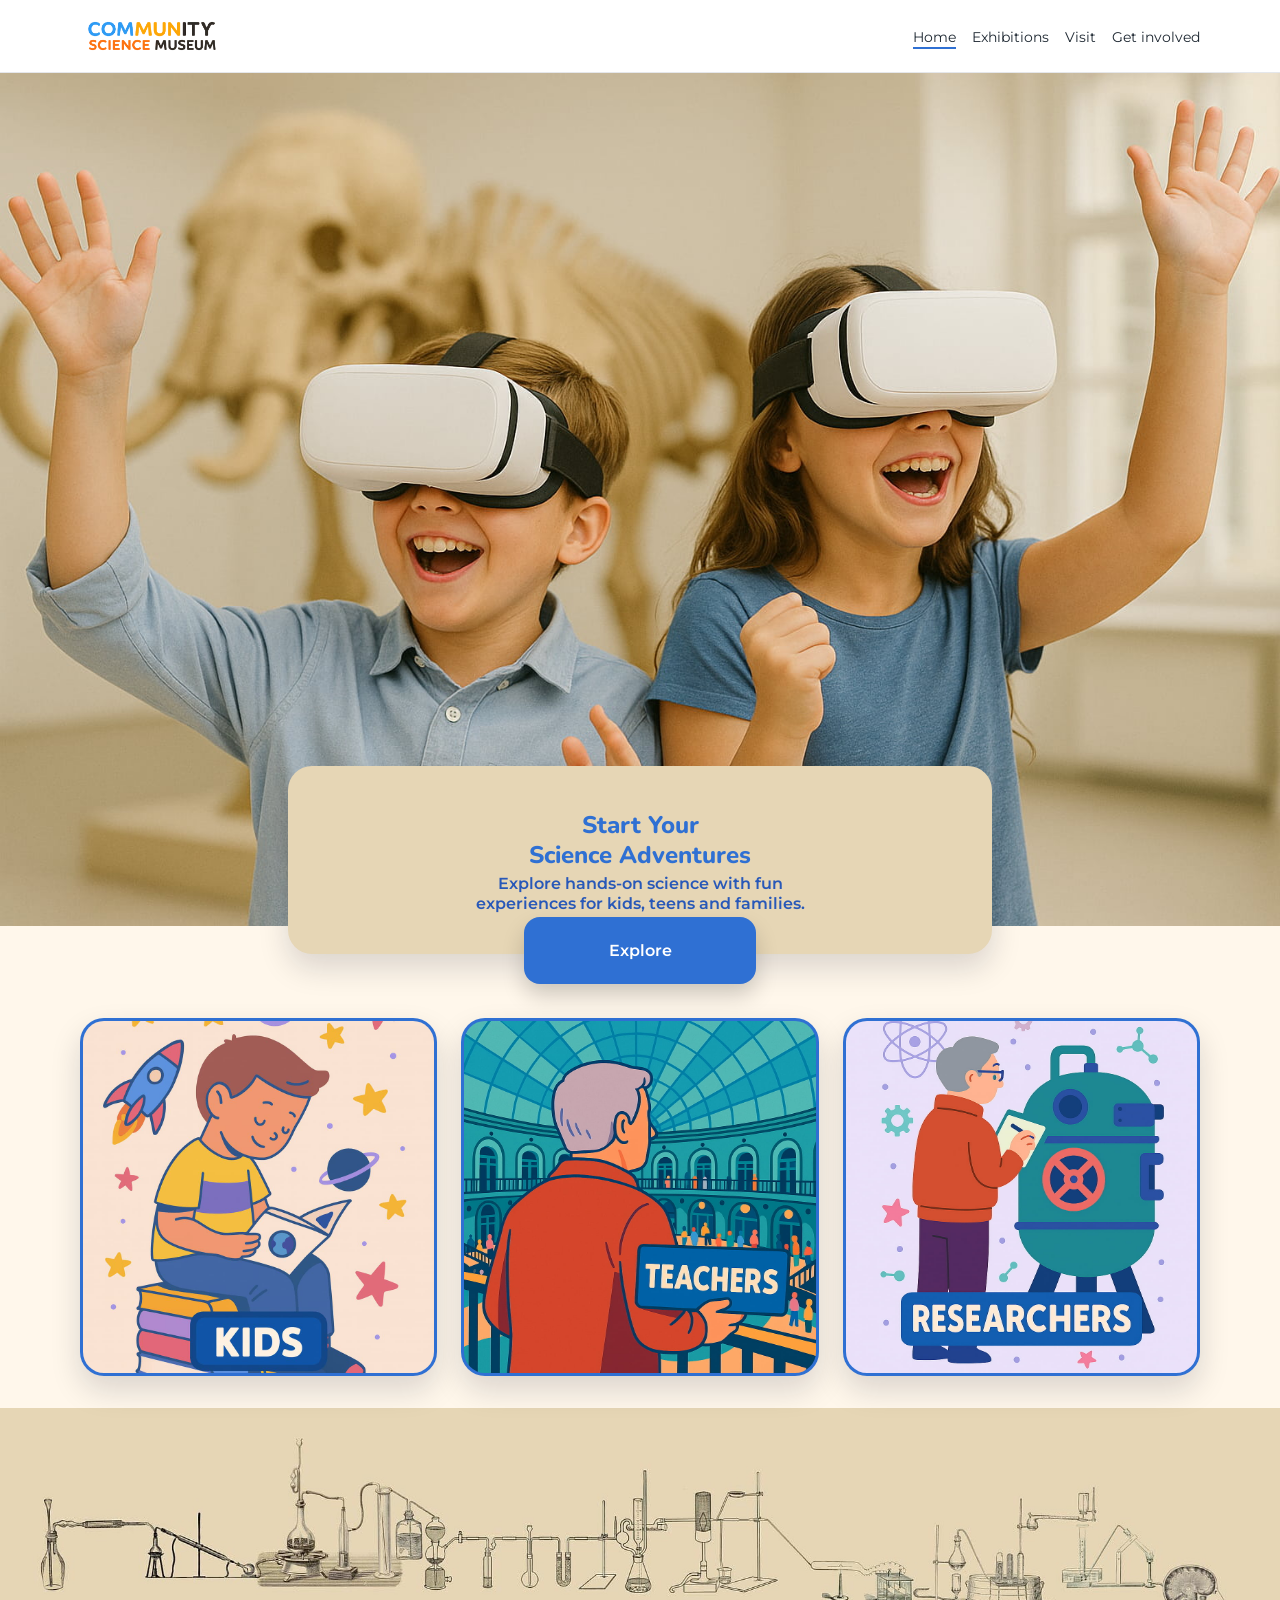
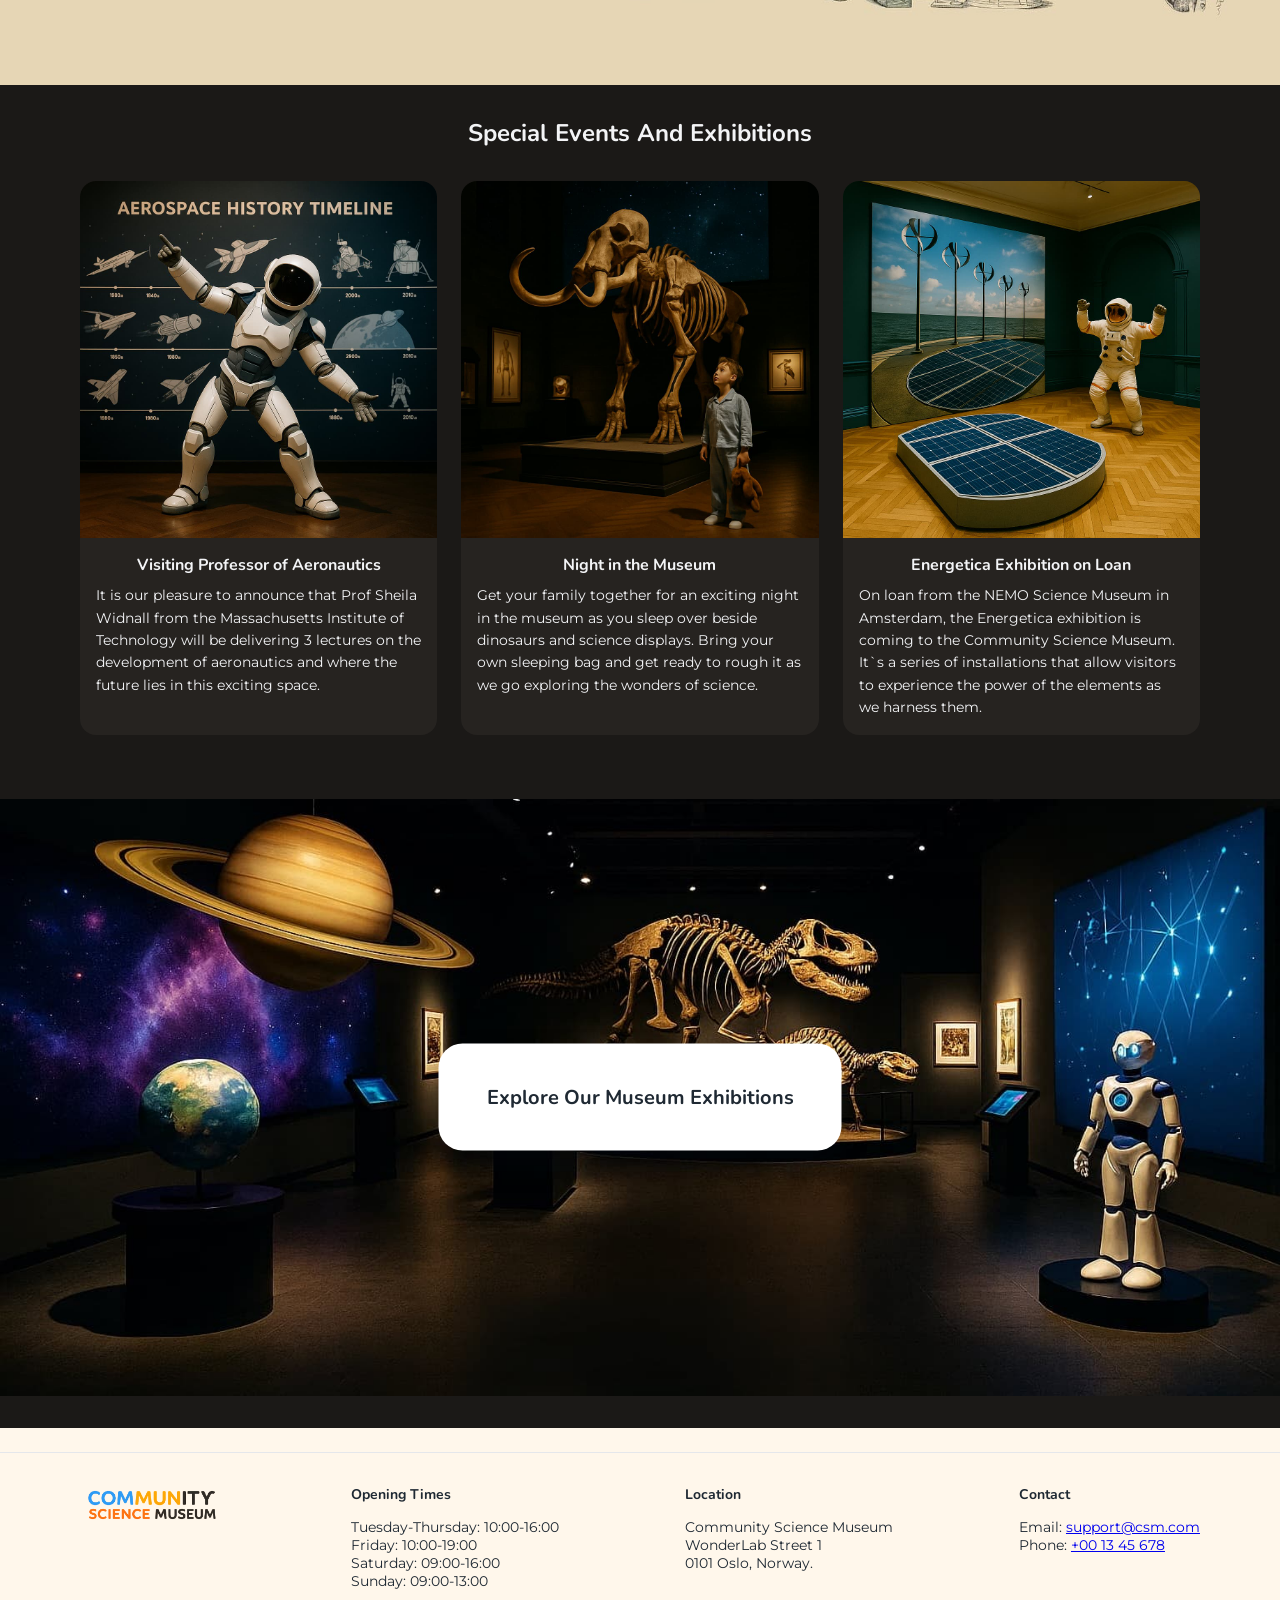
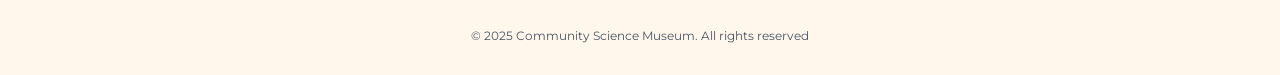
<file: index.html>
<!DOCTYPE html>
<html lang="en">
<head>
    <meta charset="UTF-8">
    <meta name="viewport" content="width=device-width, initial-scale=1.0">
    <link rel="preconnect" href="https://fonts.gstatic.com" crossorigin>
    <link href="https://fonts.googleapis.com/css2?family=Montserrat:wght@300;400;500;600;700&family=Nunito:wght@600;700;800&display=swap" rel="stylesheet">
    <title>Community Science Museum - Home</title>
    <meta name="description" content="Visit the Community Science Museum for hands-on science with fun exhibitions and activities for kids, teens and families.">
    <link rel="stylesheet" href="css/styles.css">
    <link rel="icon" type="image/x-icon" href="images/favicon.ico">
</head>
<body class="page">
<a class="skip-link" href="#main">Skip to content</a>

<header class="site-header">
    <div class="header-bar">
        <a href="index.html" class="logo">
            <img src="images/ChatGPT-logo.png" alt="Community Science Museum">
        </a>

        <input type="checkbox" id="nav-toggle" class="nav-toggle-checkbox">

        <label for="nav-toggle" class="nav-toggle">
        <span class="sr-only">Toggle navigation</span>
        </label>

        <nav class="main-nav" aria-label="Main navigation">
            <ul class="main-nav__list">
                <li><a class="main-nav__link main-nav__link--active" href="index.html">Home</a></li>
                <li><a class="main-nav__link" href="exhibitions.html">Exhibitions</a></li>
                <li><a class="main-nav__link" href="visit.html">Visit</a></li>
                <li><a class="main-nav__link" href="get-involved.html">Get involved</a></li>
            </ul>
        </nav>
    </div>
</header>

<main id="main">
    <section class="section hero">
        <img class="hero__image"
        src="images/ChatGPT-Hero.jpg"
        alt="Boy and a girl wearing VR headsets, laughing and exploring a science experience">

        <div class="hero-card">
            <h1 class="hero-card__title">Start Your<br>Science Adventures</h1>

            <p class="hero-card__text">
                Explore hands-on science with fun<br>experiences for kids, teens and families.
            </p>
            <a class="hero-floating-btn btn btn--primary" href="visit.html">Explore</a>
        </div>
</section>

<section class="section section-audience" aria-labelledby="audience-title">
    <div class="container">
    
        <h2 id="audience-title" class="sr-only">Who is the museum for?</h2>

        <div class="audience-grid grid grid--3">

        <a class="audience-card" href="exhibitions.html">
            <img src="images/cards/ChatGPT-Kids.jpg" 
             alt="Kid reading a magazine on a pile of books">
        </a>

        <a class="audience-card" href="visit.html">
            <img src="images/cards/ChatGPT-Teachers.jpg" alt="Teacher at the museum">
        </a>

        <a class="audience-card" href="visit.html">
            <img src="images/cards/ChatGPT-Researchers.jpg" alt="Researcher at the museum">
        </a>
        </div>
    </div>

</section>

    <div class="section-line" aria-hidden="true">
        <img 
        class="section-line__image" 
        src="images/noroff-img/lab-512503_1920.jpg" 
        alt="">
    </div>

    <section class="section section--dark section-events" aria-labelledby="events-title">
        <div class="container">

        <h2 id="events-title" class="section-title section-title--light">
            Special Events And Exhibitions
        </h2>

        <div class="grid grid--3 events-grid">

        <article class="card card--dark">
            <img
            class="card__image"
            src="images/cards/ChatGPT-Aeronautics.jpg"
            alt="Illustration of aeroplanes and rockets showing the history of aeronautics">
            
            <div class="card__body">
                <h3 class="card__title">Visiting Professor of Aeronautics</h3>
                    <p class="card__text card__text--light">
                        It is our pleasure to announce that Prof Sheila Widnall from the Massachusetts Institute of Technology
                        will be delivering 3 lectures on the development of aeronautics and where the future lies in this exciting space.
                    </p>
            </div>    
        </article>

        <article class="card card--dark">
            <img
            class="card__image" 
            src="images/cards/ChatGPT-Night-at.jpg"
            alt="Boy in pajamas holding a pillow looking up at a mammoth skeleton in the museum.">
            
            <div class="card__body">
                <h3 class="card__title">Night in the Museum</h3>
                <p class="card__text card__text--light">
                    Get your family together for an exciting night in the museum as you sleep over beside dinosaurs and science displays. Bring your own sleeping bag and get ready to rough it as we go exploring the wonders of science.
                </p>
            </div>
        </article>

        <article class="card card--dark">
            <img 
            class="card__image" 
            src="images/cards/ChatGPT-Energetica.jpg" 
            alt="Room with Energetica installations, showing wind installations and solar panels.">
            
            <div class="card__body">
                <h3 class="card__title">Energetica Exhibition on Loan</h3>
                <p class="card__text card__text--light">
                    On loan from the NEMO Science Museum in Amsterdam, the Energetica exhibition is coming to the Community Science Museum. It`s a series of installations that allow visitors to experience the power of the elements as we harness them.
                </p>
            </div>
        </article> 

        </div>
    </div>
    </section>

    <section class="section section-exhibitions-cta section--flush-footer">
        <div class="exhibitions-cta__image-wrapper">
            <img 
            class="exhibitions-cta__image"
            src="images/cards/ChatGPT-Exhibitions.jpg" 
            alt="A museum gallery combining paleontology and space science, with a T.rex and juvenile dinosaur skeleton centerpiece, large globe and saturn model, interactive screens, and a humanoid robot standing beside a digital star-map display">

            <a href="exhibitions.html" class="exhibitions-cta__card exhibitions-cta__link">
                <h2 class="exhibitions-cta__title">Explore Our Museum Exhibitions</h2>
            </a>
        </div>
    </section>

</main>

<footer class="site-footer">
    <div class="footer-top">
        <div class="footer-logo">
            <img src="images/ChatGPT-logo.png" alt="Community Science Museum">
        </div>

        <div class="footer-column">
            <h3 class="footer-title">Opening Times</h3>
            <p>Tuesday-Thursday: 10:00-16:00<br>Friday: 10:00-19:00<br>Saturday: 09:00-16:00<br>Sunday: 09:00-13:00</p>
        </div>

        <div class="footer-column">
            <h3 class="footer-title">Location</h3>
            <p>Community Science Museum<br>WonderLab Street 1<br>0101 Oslo, Norway.</p>
        </div>

        <div class="footer-column">
            <h3 class="footer-title">Contact</h3>
            <p>Email: <a href="mailto:support@csm.com">support@csm.com</a><br>
               Phone: <a href="tel:+001345678">+00 13 45 678</a>
            </p>
        </div>
    </div>

    <p class="footer-copy">© 2025 Community Science Museum. All rights reserved</p>
</footer>
    
</body>
</html>
</file>
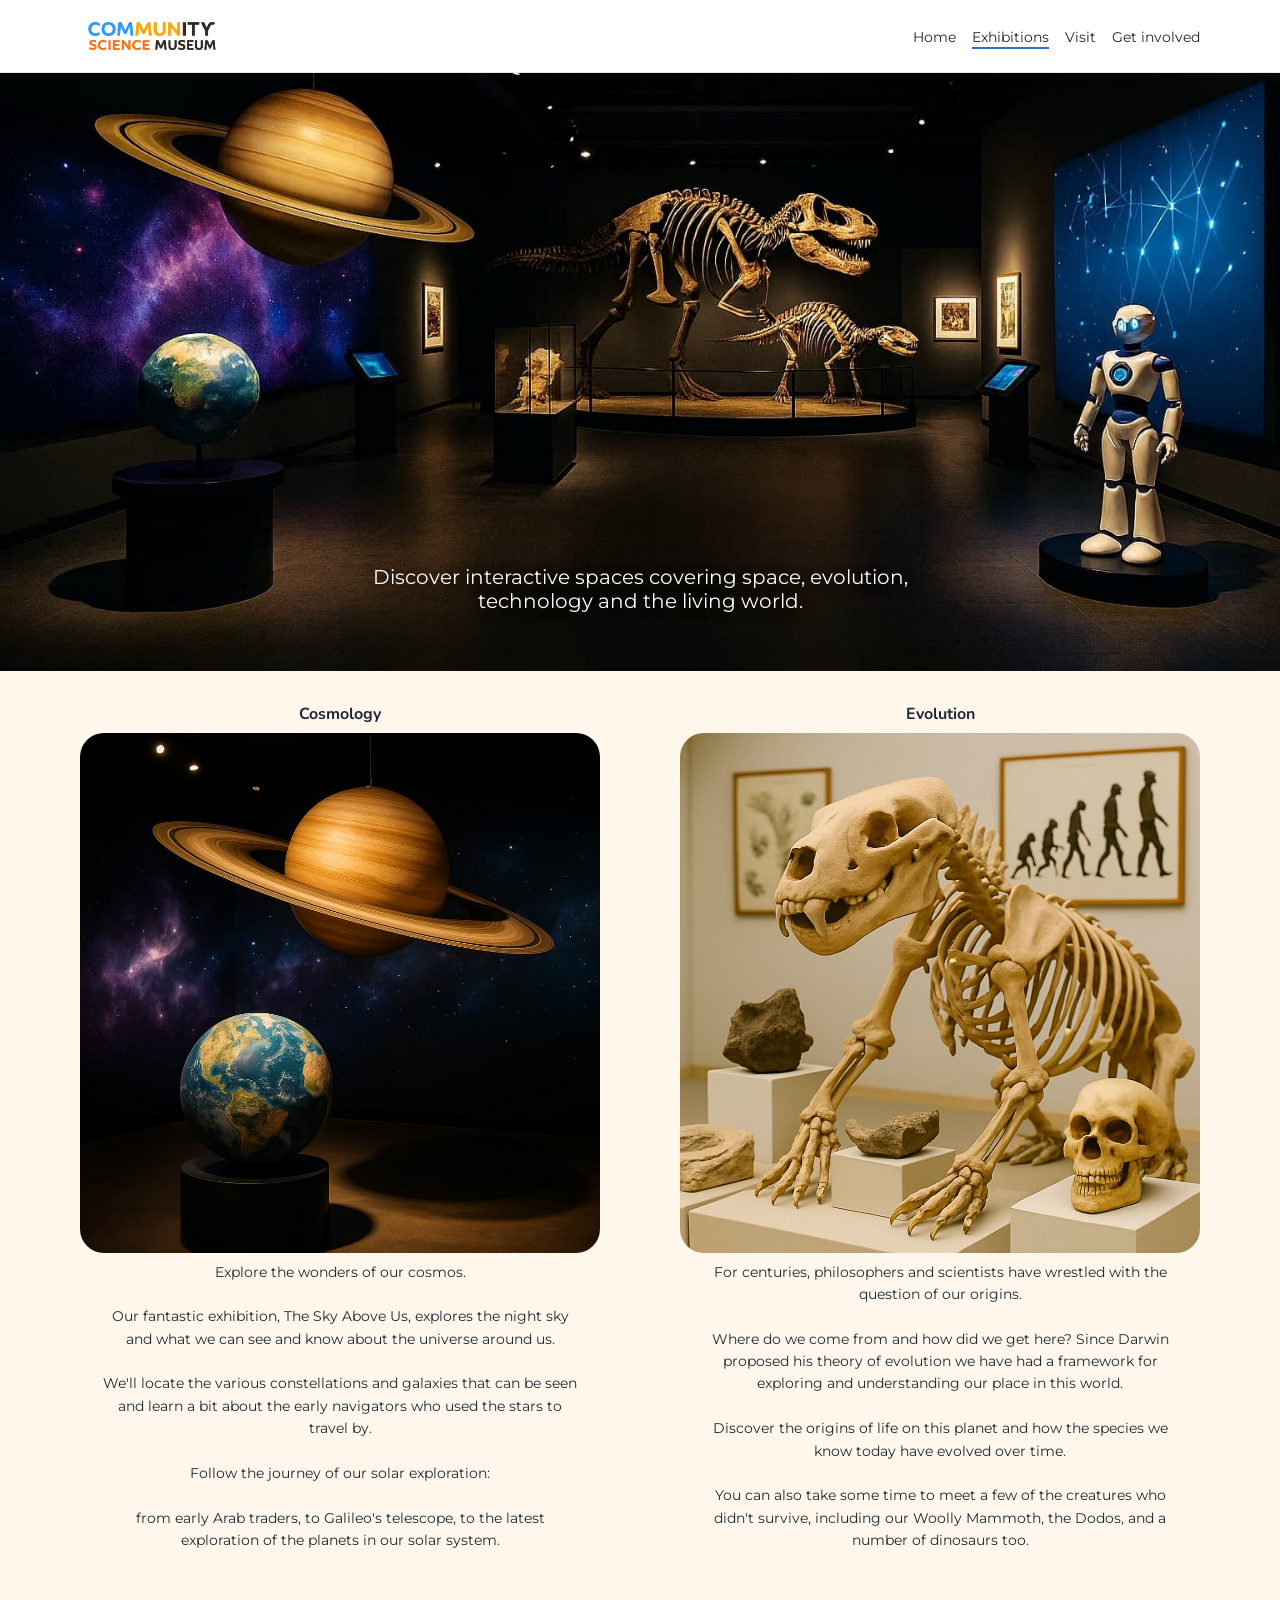
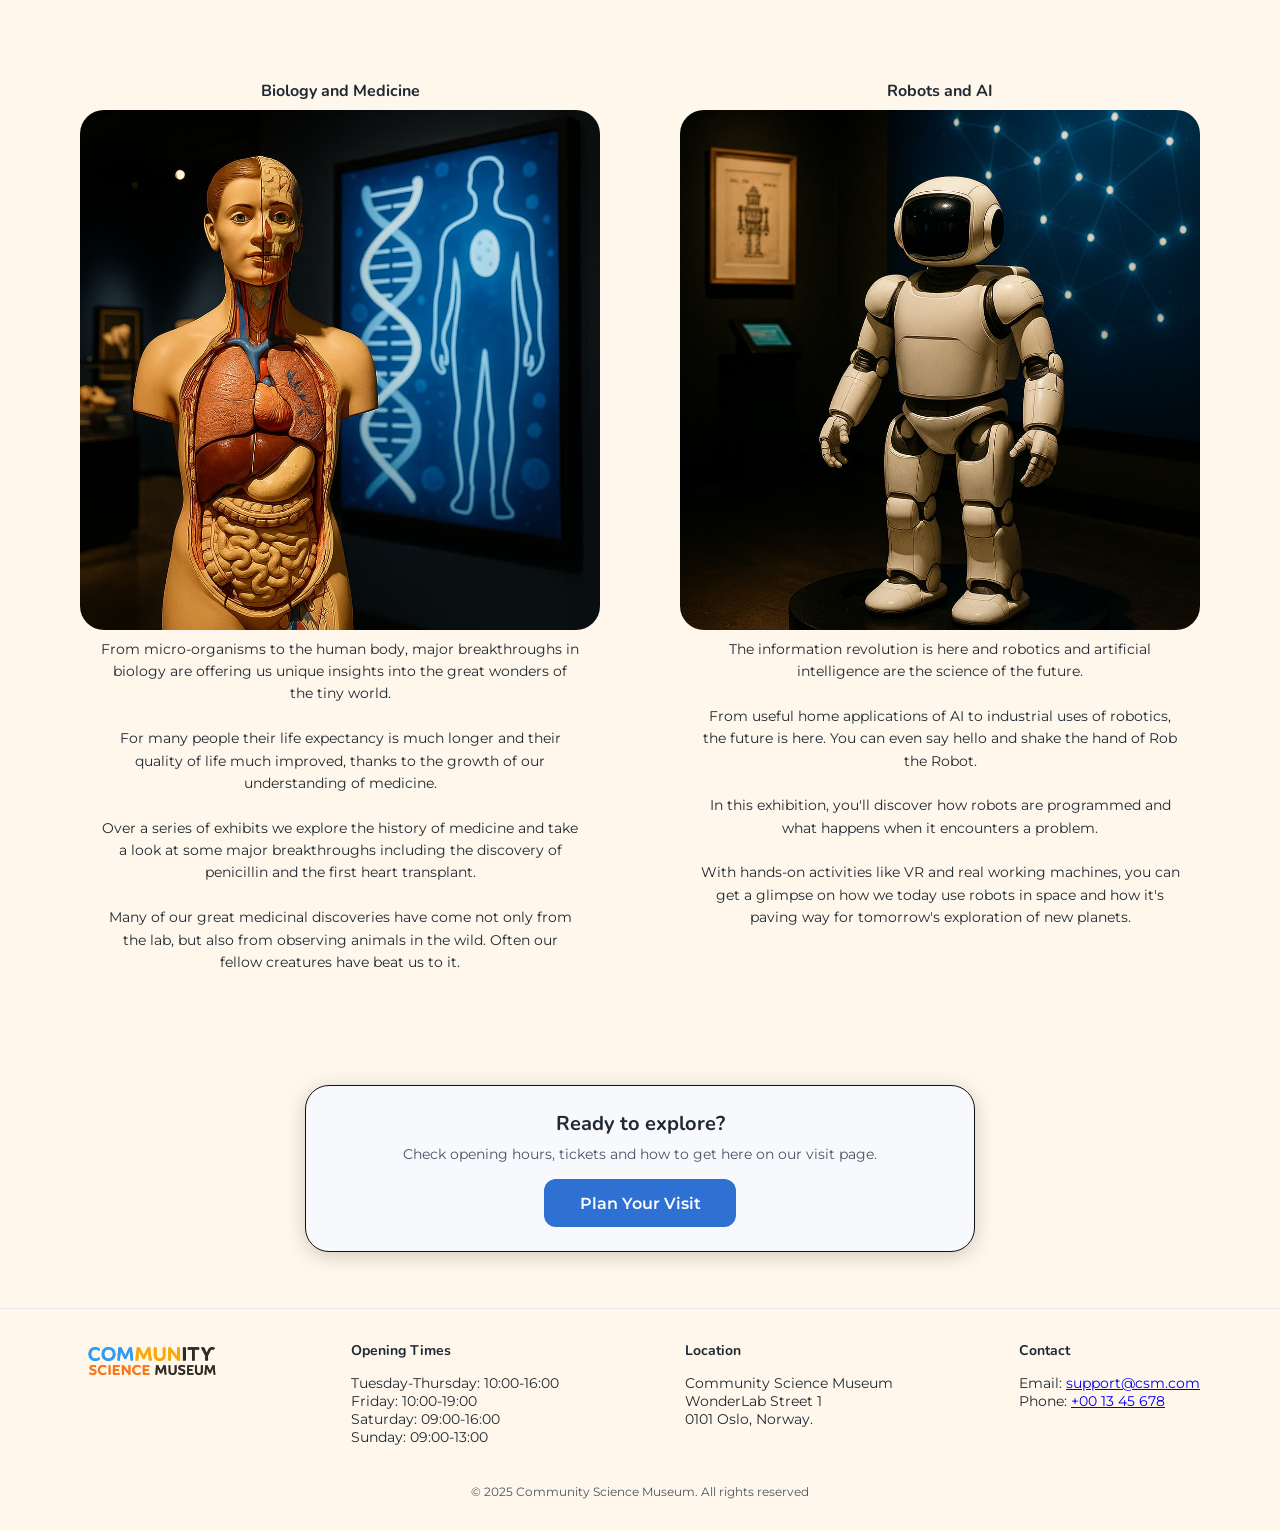
<file: exhibitions.html>
<!DOCTYPE html>
<html lang="en">
<head>
    <meta charset="UTF-8">
    <meta name="viewport" content="width=device-width, initial-scale=1.0">
    <link rel="preconnect" href="https://fonts.gstatic.com" crossorigin>
    <link href="https://fonts.googleapis.com/css2?family=Montserrat:wght@300;400;500;600;700&family=Nunito:wght@600;700;800&display=swap" rel="stylesheet">
    <title>Community Science Museum - Exhibitions</title>
    <meta name="description" content="Discover exhibitions in cosmology, evolution, biology, medicine, AI and robotics at the Community Science Museum.">
    <link rel="stylesheet" href="css/styles.css">
    <link rel="icon" type="image/x-icon" href="images/favicon.ico">
</head>
<body class="page">
<a class="skip-link" href="#main">Skip to content</a>

<header class="site-header">
    <div class="header-bar">
        <a href="index.html" class="logo">
            <img src="images/ChatGPT-logo.png" alt="Community Science Museum">
        </a>

        <input type="checkbox" id="nav-toggle" class="nav-toggle-checkbox">

        <label for="nav-toggle" class="nav-toggle">
            <span class="sr-only">Toggle navigation</span>
        </label>

        <nav class="main-nav" aria-label="Main navigation">
            <ul class="main-nav__list">
                <li><a class="main-nav__link" href="index.html">Home</a></li>
                <li><a class="main-nav__link main-nav__link--active" href="exhibitions.html">Exhibitions</a></li>
                <li><a class="main-nav__link" href="visit.html">Visit</a></li>
                <li><a class="main-nav__link" href="get-involved.html">Get involved</a></li>
            </ul>
        </nav>
    </div>
</header>
<main id="main">

<section class="exhibitions-hero" aria-labelledby="exhibitions-hero-title">
    <h1 id="exhibitions-hero-title" class="sr-only">Exhibitions</h1>

    <img
    class="exhibitions-hero__image"
    src="images/cards/ChatGPT-Exhibitions.jpg" 
    alt="A museum gallery combining paleontology and space science, with a T.rex and juvenile dinosaur skeleton centerpiece, large globe and saturn model, interactive screens, and a humanoid robot standing beside a digital star-map display">

        <div class="exhibitions-hero__text">
            Discover interactive spaces covering space, evolution, technology and the living world.
        </div>
</section>

<section class="section exhibitions-list" aria-label="Exhibition spaces">
    <div class="container">

        <div class="grid grid--2 exhibitions-grid">

            <article id="cosmology" class="card exhibitions-card">
                <h2 class="card__title">Cosmology</h2>             
            
            <img
            class="exhibitions-card__image"
            src="images/cards/ChatGPT-Cosmology.jpg"
            alt="Planets and stars in a cosmology exhibition.">

                <p class="exhibitions-card__text">
                    Explore the wonders of our cosmos.<br><br>Our fantastic exhibition, The Sky Above Us, explores the night sky and what we can see and know about the universe around us.<br><br>We'll locate the various constellations and galaxies that can be seen and learn a bit about the early navigators who used the stars to travel by.<br><br>Follow the journey of our solar exploration:<br><br> from early Arab traders, to Galileo's telescope, to the latest exploration of the planets in our solar system.
                </p>
        </article>

        <article id="evolution" class="card exhibitions-card">
            <h2 class="card__title">Evolution</h2> 
            
            <img
            class="exhibitions-card__image"
            src="images/cards/ChatGPT-Evolution.jpg"
            alt="Dinosaur skeleton and evolution timeline">

            <p class="exhibitions-card__text">
                For centuries, philosophers and scientists have wrestled with the question of our origins.<br><br>Where do we come from and how did we get here? Since Darwin proposed his theory of evolution we have had a framework for exploring and understanding our place in this world.<br><br>Discover the origins of life on this planet and how the species we know today have evolved over time.<br><br> You can also take some time to meet a few of the creatures who didn't survive, including our Woolly Mammoth, the Dodos, and a number of dinosaurs too.
            </p>
        </article>

        <article id="biology" class="card exhibitions-card">
            <h2 class="card__title">Biology and Medicine</h2>
            <img
            class="exhibitions-card__image"
            src="images/cards/ChatGPT-Biology-medicine.jpg"
            alt="Human anatomy model and DNA illustration">
            
                <p class="exhibitions-card__text">
                   From micro-organisms to the human body, major breakthroughs in biology are offering us unique insights into the great wonders of the tiny world.<br><br> 
                   For many people their life expectancy is much longer and their quality of life much improved, thanks to the growth of our understanding of medicine.<br><br>Over a series of exhibits we explore the history of medicine and take a look at some major breakthroughs including the discovery of penicillin and the first heart transplant.<br><br> 
                   Many of our great medicinal discoveries have come not only from the lab, but also from observing animals in the wild. Often our fellow creatures have beat us to it.
                </p>
        </article>

        <article id="robotics" class="card exhibitions-card">
            <h2 class="card__title">Robots and AI</h2>
            <img
            class="exhibitions-card__image"
            src="images/cards/ChatGPT-Robotics-AI.jpg"
            alt="Humanoid robot in a robotics and AI exhibition.">

            
                <p class="exhibitions-card__text">
                    The information revolution is here and robotics and artificial intelligence are the science of the future.<br><br> From useful home applications of AI to industrial uses of robotics, the future is here. You can even say hello and shake the hand of Rob the Robot.<br><br>In this exhibition, you'll discover how robots are programmed and what happens when it encounters a problem.<br><br>With hands-on activities like VR and real working machines, you can get a glimpse on how we today use robots in space and how it's paving way for tomorrow's exploration of new planets.
                </p>
        </article>
      </div>
    </div>
</section>

<section class="section exhibitions-visit-cta" aria-labelledby="visit-cta-title">
    <div class="container">
        <div class="exhibitions-visit-cta__box">
            <h2 id="visit-cta-title" class="exhibitions-visit-cta__title">Ready to explore?</h2>
            <p class="exhibitions-visit-cta__text">
                Check opening hours, tickets and how to get here on our visit page.
            </p>
            <a class="btn btn--primary" href="visit.html">Plan Your Visit</a>
        </div>
    </div>
</section>

</main>

<footer class="site-footer">
    <div class="footer-top">
        <div class="footer-logo">
            <img src="images/ChatGPT-logo.png" alt="Community Science Museum">
        </div>

        <div class="footer-column">
            <h3 class="footer-title">Opening Times</h3>
            <p>Tuesday-Thursday: 10:00-16:00<br>Friday: 10:00-19:00<br>Saturday: 09:00-16:00<br>Sunday: 09:00-13:00</p>
        </div>

        <div class="footer-column">
            <h3 class="footer-title">Location</h3>
            <p>Community Science Museum<br>WonderLab Street 1<br>0101 Oslo, Norway.</p>
        </div>

        <div class="footer-column">
            <h3 class="footer-title">Contact</h3>
            <p>Email: <a href="mailto:support@csm.com">support@csm.com</a><br>
               Phone: <a href="tel:+001345678">+00 13 45 678</a>
            </p>
        </div>
    </div>

    <p class="footer-copy">© 2025 Community Science Museum. All rights reserved</p>
</footer>
    
</body>
</html>
</file>
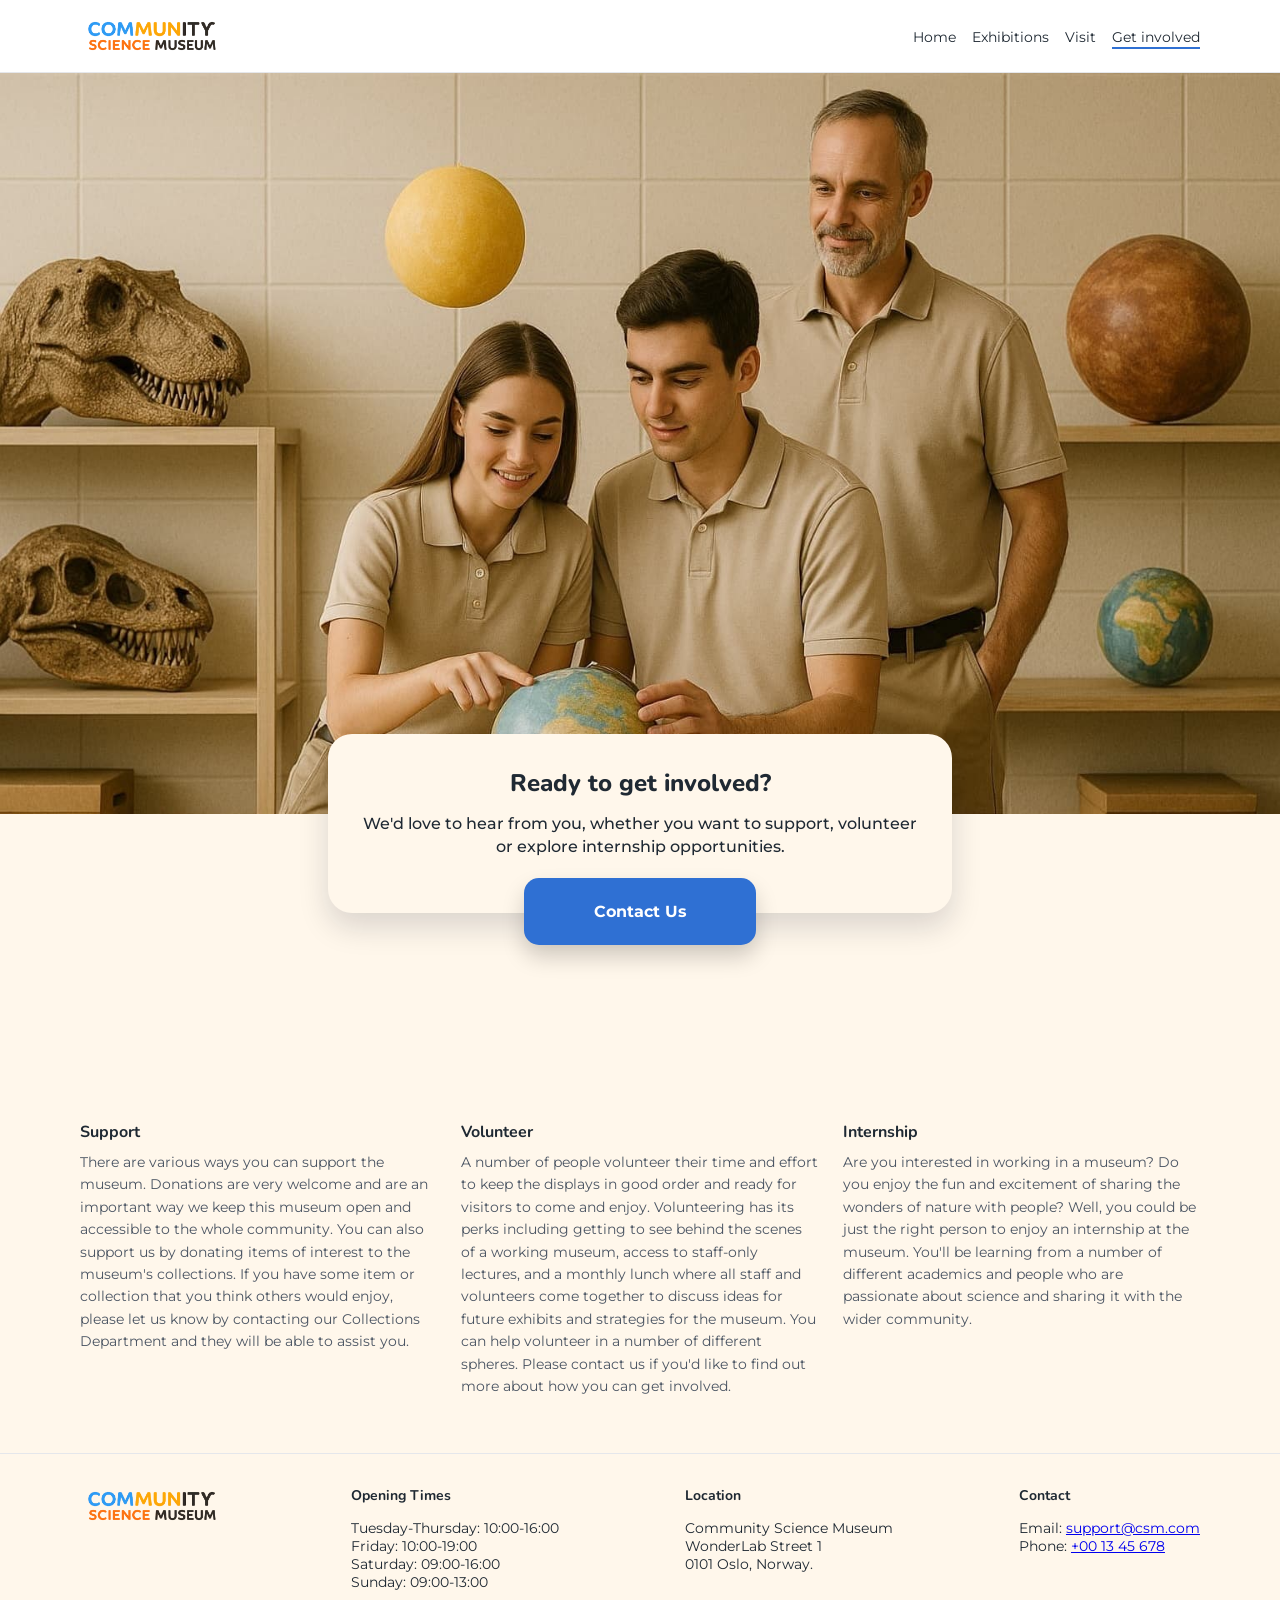
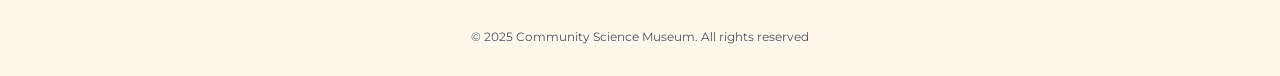
<file: get-involved.html>
<!DOCTYPE html>
<html lang="en">
<head>
    <meta charset="UTF-8">
    <meta name="viewport" content="width=device-width, initial-scale=1.0">
    <link rel="preconnect" href="https://fonts.gstatic.com" crossorigin>
    <link href="https://fonts.googleapis.com/css2?family=Montserrat:wght@300;400;500;600;700&family=Nunito:wght@600;700;800&display=swap" rel="stylesheet">
    <title>Community Science Museum - Get Involved</title>
    <meta name="description" content="Find out how you can support the Community Science Museum through donations, volunteering and internships.">
    <link rel="stylesheet" href="css/styles.css">
    <link rel="icon" type="image/x-icon" href="images/favicon.ico">
</head>
<body class="page">
<a class="skip-link" href="#main">Skip to content</a>

<header class="site-header">
    <div class="header-bar">
        <a href="index.html" class="logo">
            <img src="images/ChatGPT-logo.png" alt="Community Science Museum">
        </a>

        <input type="checkbox" id="nav-toggle" class="nav-toggle-checkbox">

        <label for="nav-toggle" class="nav-toggle">
            <span class="sr-only">Toggle navigation</span>
        </label>

        <nav class="main-nav" aria-label="Main navigation">
            <ul class="main-nav__list">
                <li><a class="main-nav__link" href="index.html">Home</a></li>
                <li><a class="main-nav__link" href="exhibitions.html">Exhibitions</a></li>
                <li><a class="main-nav__link" href="visit.html">Visit</a></li>
                <li><a class="main-nav__link main-nav__link--active" href="get-involved.html">Get involved</a></li>
            </ul>
        </nav>
    </div>
</header>

<main id="main">

<section class="section hero involved-hero" aria-labelledby="involved-hero-title">
    <div class="hero__image-wrapper">
        <img
        class="hero__image"
        src="images/ChatGPT-Get-involved-hero.jpg"
        alt="Museum staff and volunteers working together with globes and skulls in a science classroom">

            <div class="hero-card hero-card--involved">
            <h1 id="involved-hero-title" class="hero-card__title">
                Ready to get involved?
            </h1>
            <p class="hero-card__text hero-card__text--involved">
                We'd love to hear from you, whether you want to support, volunteer or explore internship opportunities.
            </p>
        </div>

        <a class="hero-floating-btn btn btn--primary"
        href="mailto:support@csm.com?subject=Inquiry%20from%20CSM%20Website">
                Contact Us
        </a>
    </div>
</section>

<section id="involved-options" class="section involved-options" aria-label="Ways to get involved">
    <div class="container">
        <div class="grid grid--3 involved-options__grid">

            <article class="involved-card">
                <h2 class="involved-card__title">Support</h2>
                <p class="involved-card__text">
                    There are various ways you can support the museum. Donations are very welcome and are an important way we keep this museum open and accessible to the whole community. 
                    You can also support us by donating items of interest to the museum's collections. If you have some item or collection that you think others would enjoy, please let us know by contacting our Collections Department and they will be able to assist you.
                </p>
            </article>

            <article class="involved-card">
                <h2 class="involved-card__title">Volunteer</h2>
                <p class="involved-card__text">
                    A number of people volunteer their time and effort to keep the displays in good order and ready for visitors to come and enjoy. Volunteering has its perks including getting to see behind the scenes of a working museum, access to staff-only lectures, and a monthly lunch where all staff and volunteers come together to discuss ideas for future exhibits and strategies for the museum.
                    You can help volunteer in a number of different spheres. Please contact us if you'd like to find out more about how you can get involved.
                </p>
            </article>

            <article class="involved-card">
                <h2 class="involved-card__title">Internship</h2>
                <p class="involved-card__text">
                    Are you interested in working in a museum? Do you enjoy the fun and excitement of sharing the wonders of nature with people? Well, you could be just the right person to enjoy an internship at the museum.
                    You'll be learning from a number of different academics and people who are passionate about science and sharing it with the wider community.
                </p>
            </article>

        </div>
    </div>
</section>

</main>

<footer class="site-footer">
    <div class="footer-top">
        <div class="footer-logo">
            <img src="images/ChatGPT-logo.png" alt="Community Science Museum">
        </div>

        <div class="footer-column">
            <h3 class="footer-title">Opening Times</h3>
            <p>Tuesday-Thursday: 10:00-16:00<br>Friday: 10:00-19:00<br>Saturday: 09:00-16:00<br>Sunday: 09:00-13:00</p>
        </div>

        <div class="footer-column">
            <h3 class="footer-title">Location</h3>
            <p>Community Science Museum<br>WonderLab Street 1<br>0101 Oslo, Norway.</p>
        </div>

        <div class="footer-column">
            <h3 class="footer-title">Contact</h3>
            <p>Email: <a href="mailto:support@csm.com">support@csm.com</a><br>
               Phone: <a href="tel:+001345678">+00 13 45 678</a>
            </p>
        </div>
    </div>

    <p class="footer-copy">© 2025 Community Science Museum. All rights reserved</p>
</footer>
    
</body>
</html>
</file>
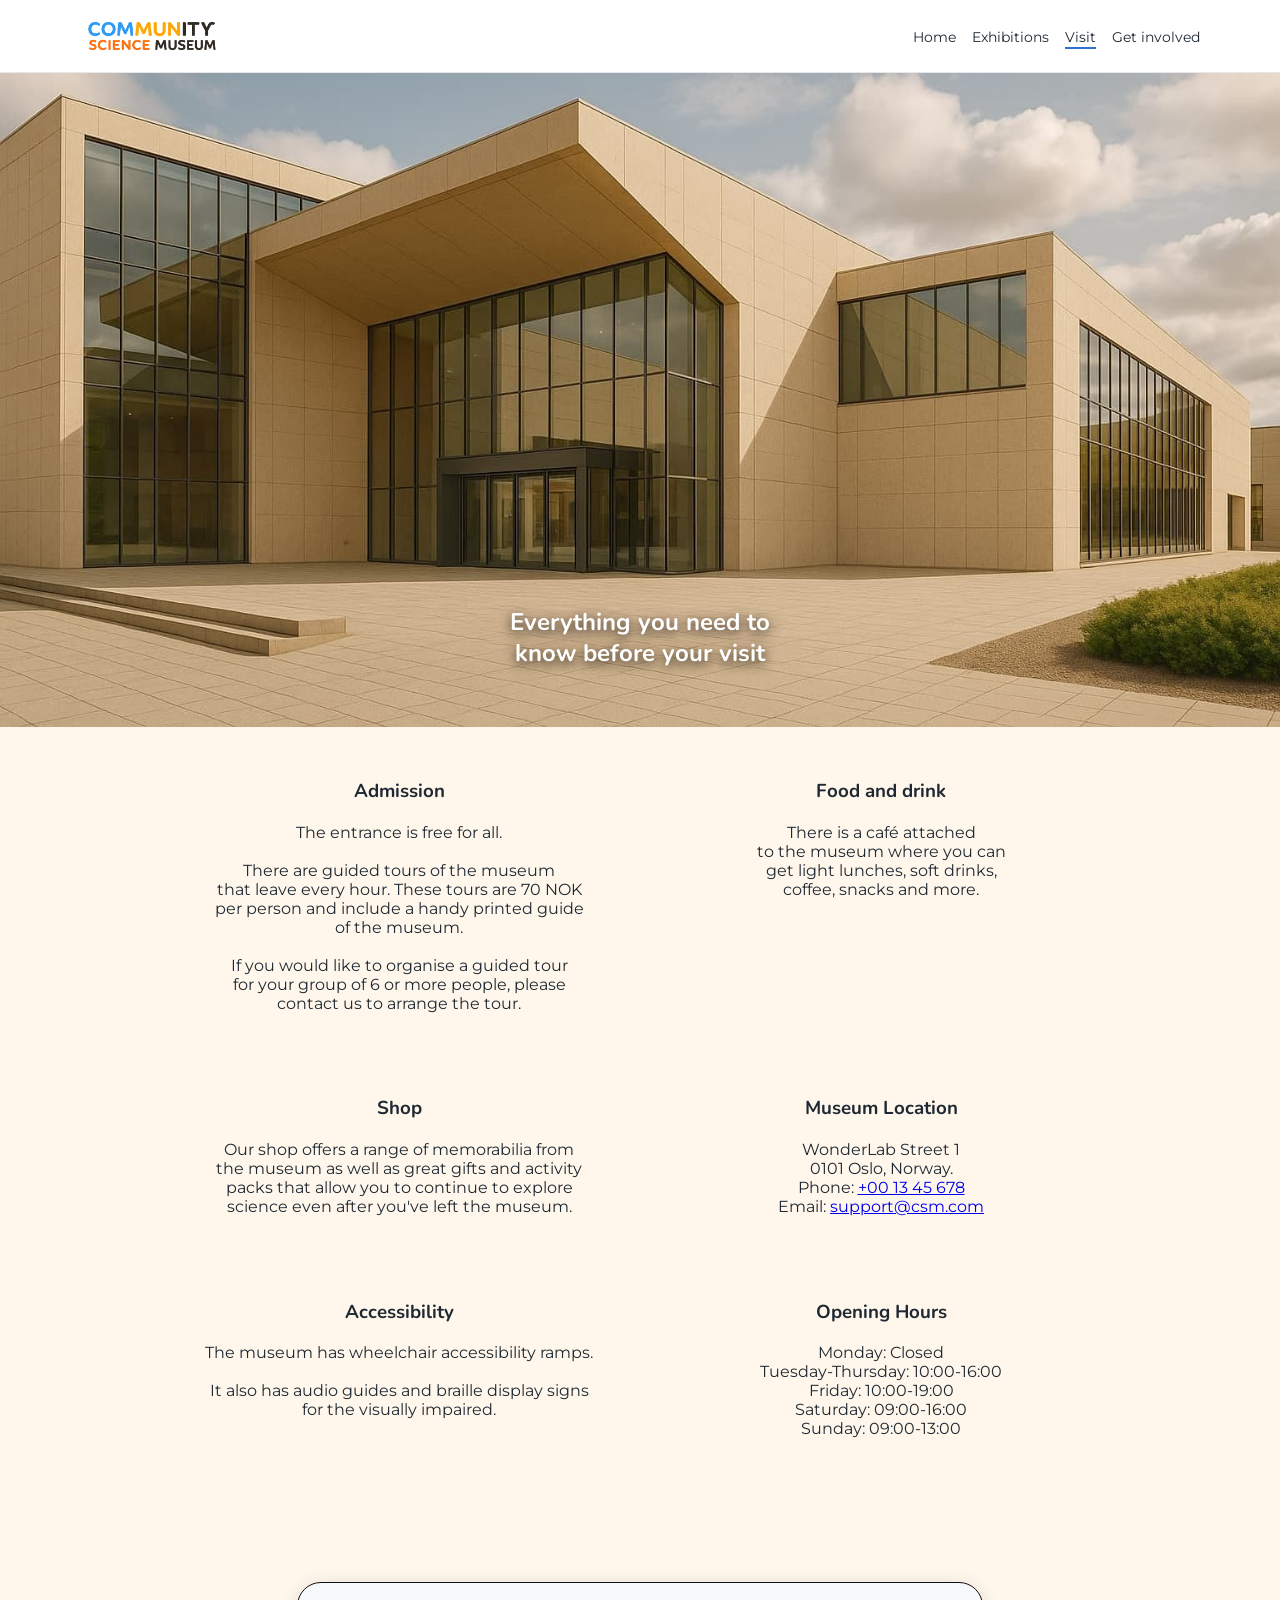
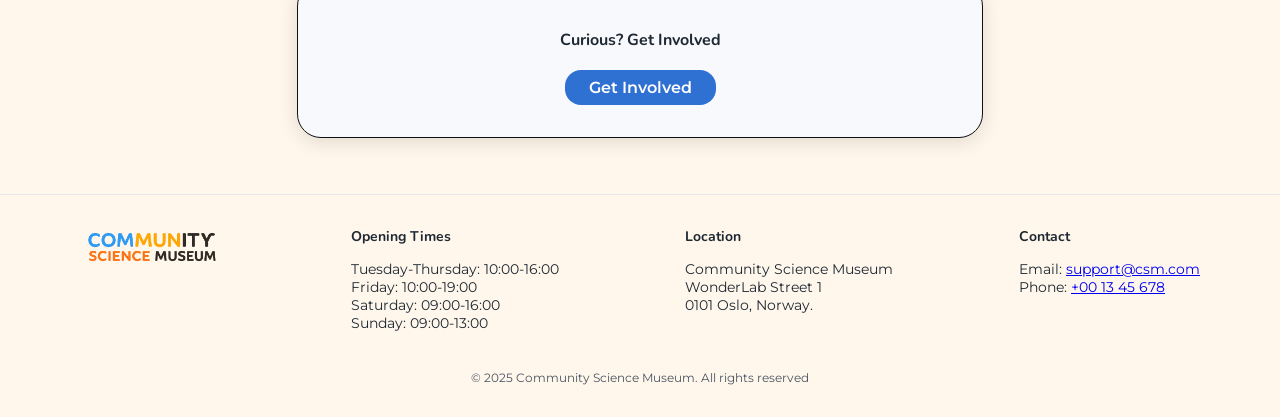
<file: visit.html>
<!DOCTYPE html>
<html lang="en">
<head>
    <meta charset="UTF-8">
    <meta name="viewport" content="width=device-width, initial-scale=1.0">
    <link rel="preconnect" href="https://fonts.gstatic.com" crossorigin>
    <link href="https://fonts.googleapis.com/css2?family=Montserrat:wght@300;400;500;600;700&family=Nunito:wght@600;700;800&display=swap" rel="stylesheet">
    <title>Community Science Museum - Visit</title>
    <meta name="description" content="Plan your visit to the Community Science Museum. Find opening hours, location, accessibility information and guided tours.">
    <link rel="stylesheet" href="css/styles.css">
    <link rel="icon" type="image/x-icon" href="images/favicon.ico">
</head>
<body class="page">
<a class="skip-link" href="#main">Skip to content</a>


<header class="site-header">
    <div class="header-bar">
        <a href="index.html" class="logo">
            <img src="images/ChatGPT-logo.png" alt="Community Science Museum">
        </a>

        <input type="checkbox" id="nav-toggle" class="nav-toggle-checkbox">

        <label for="nav-toggle" class="nav-toggle">
            <span class="sr-only">Toggle navigation</span>
        </label>

        <nav class="main-nav" aria-label="Main navigation">
            <ul class="main-nav__list">
                <li><a class="main-nav__link" href="index.html">Home</a></li>
                <li><a class="main-nav__link" href="exhibitions.html">Exhibitions</a></li>
                <li><a class="main-nav__link main-nav__link--active" href="visit.html">Visit</a></li>
                <li><a class="main-nav__link" href="get-involved.html">Get involved</a></li>
            </ul>
        </nav>
    </div>
</header>

<main id="main">

    <section class="visit-hero" aria-labelledby="visit-hero-title">
        <img 
        class="visit-hero__image"
        src="images/ChatGPT-Visit-Hero.jpg"
        alt="Community Science Museum in Oslo with modern stone exterior and glass entrance designed to welcome families and curious minds.">

        <div class="visit-hero__overlay">
        <h1 id="visit-hero-title" class="visit-hero__title">
            Everything you need to<br>know before your visit
        </h1>
        </div>
    </section>

    

<section class="section visit-details" aria-labelledby="visit-details-title">
    <h2 id="visit-details-title" class="sr-only">Visit Details</h2>
    <div class="container">
        <div class="visit-details__grid">

            <article class="visit-details__item">
                <h3 class="visit-details__item-title">Admission</h3>
                <p class="visit-details__text">
                    The entrance is free for all. <br><br>
                    There are guided tours of the museum<br>that leave every hour.
                    These tours are 70 NOK<br>per person and include a handy printed guide<br>of the museum.<br><br>
                    If you would like to organise a guided tour<br>for your group of 6 or more people, please<br>contact us to arrange the tour.
                </p>
            </article>

            <article class="visit-details__item">
                <h3 class="visit-details__item-title">Food and drink</h3>
                <p class="visit-details__text">
                    There is a café attached<br>to the museum where you can<br>get
                    light lunches, soft drinks, <br>coffee, snacks and more.
                </p>
            </article>

            <article class="visit-details__item">
                <h3 class="visit-details__item-title">Shop</h3>
                <p class="visit-details__text">
                    Our shop offers a range of memorabilia from<br>the museum as well as great gifts
                    and activity<br>packs that allow you to continue to explore<br>science even after you've left the museum.
                </p>
            </article>

            <article class="visit-details__item">
                <h3 class="visit-details__item-title">Museum Location</h3>
                <p class="visit-details__text">
                    WonderLab Street 1<br>
                    0101 Oslo, Norway.<br>
                    Phone: <a href="tel:+001345678">+00 13 45 678</a><br>
                    Email: <a href="mailto:support@csm.com">support@csm.com</a>
                </p>
            </article>

            <article class="visit-details__item">
                <h3 class="visit-details__item-title">Accessibility</h3>
                <p class="visit-details__text">
                    The museum has wheelchair accessibility ramps.<br><br>
                    It also has audio guides and braille display signs<br>for the visually impaired.
                </p>
            </article>




            <article class="visit-details__item">
                <h3 class="visit-details__item-title">Opening Hours</h3>
                <p class="visit-details__text">
                    Monday: Closed<br>
                    Tuesday-Thursday: 10:00-16:00<br>
                    Friday: 10:00-19:00<br>
                    Saturday: 09:00-16:00<br>
                    Sunday: 09:00-13:00
                </p>
            </article>
        </div>
    </div>
</section>

            <section class="section visit-cta" aria-labelledby="visit-cta-title">
                <div class="container">
                    <div class="visit-cta__box">
                        <h2 id="visit-cta-title" class="visit-cta__title">
                            Curious? Get Involved
                        </h2>
                        <a class="btn btn--primary" href="get-involved.html">Get Involved</a>
                    </div>
                </div>
            </section>

</main>

<footer class="site-footer">
    <div class="footer-top">
        <div class="footer-logo">
            <img src="images/ChatGPT-logo.png" alt="Community Science Museum">
        </div>

        <div class="footer-column">
            <h3 class="footer-title">Opening Times</h3>
            <p>Tuesday-Thursday: 10:00-16:00<br>Friday: 10:00-19:00<br>Saturday: 09:00-16:00<br>Sunday: 09:00-13:00</p>
        </div>

        <div class="footer-column">
            <h3 class="footer-title">Location</h3>
            <p>Community Science Museum<br>WonderLab Street 1<br>0101 Oslo, Norway.</p>
        </div>

        <div class="footer-column">
            <h3 class="footer-title">Contact</h3>
            <p>Email: <a href="mailto:support@csm.com">support@csm.com</a><br>
               Phone: <a href="tel:+001345678">+00 13 45 678</a>
            </p>
        </div>
    </div>

    <p class="footer-copy">© 2025 Community Science Museum. All rights reserved</p>
</footer>
    
</body>
</html>
</file>
<file: css/styles.css>
:root {

--color-logo-blue: #2F70D3;
--color-logo-yellow: #facc15;

--color-bg-light: #fff7eb;
--color-bg-white: #ffffff;
--color-bg-dark: #1B1917;
--color-bg-card-yellow: #E6D6B5;

--color-text: #1f2933;
--color-text-hero: #2858B8;
--color-text-light: #f3f4f6;
--color-text-muted: #4b5563;

--color-accent: #f97316;
--color-border: #e5e7eb;
--color-shadow: rgba(15, 23, 42, 0.15);

--bp-sm: 600px;
--bp-md: 768px;
--bp-lg: 1024px;

--font-heading: "Nunito", sans-serif;
--font-body: "Montserrat", sans-serif;

--fs-xxl: 2rem;
--fs-xl: 1.5rem;
--fs-lg: 1.25rem;
--fs-md: 1rem;
--fs-sm: 0.875rem;

--lh-tight: 1.1;
--lh-normal: 1.45;
--lh-relaxed: 1.6;

--space-xs: 0.25rem;
--space-sm: 0.5rem;
--space-md: 1rem;
--space-lg: 1.5rem;
--space-xl: 2rem;

--radius-sm: 0.5rem;
--radius-md: 1rem;
--radius-lg: 1.5rem;
--radius-btn: 0.9375rem;

--shadow-soft: 0 14px 30px var(--color-shadow);
--shadow-card: 0 12px 24px rgba(0, 0, 0, 0.12);
}

.skip-link:focus,
.skip-link:focus-visible {
    top: 0;
}

html,
body {
    margin: 0;
    padding: 0;
}

body {
    background: var(--color-bg-light);
    font-family: var(--font-body);
    font-weight: 400;
    color: var(--color-text);
}
h1, h2, h3, h4, h5 {
    font-family: var(--font-heading);
    font-weight: 700;
}

img {
    max-width: 100%;
    display: block;
}

button {
    font-family: inherit;
}

.section {
    padding-block: var(--space-lg);
}

.section .container {
    padding-inline: var(--space-md);
}

.container {
    max-width: 1120px;
    margin-inline: auto;
}

.grid {
    display: grid;
    gap: var(--space-lg);
}

.site-header {
    position: sticky;
    top: 0;
    z-index: 20;
    background-color: var(--color-bg-white);
    border-bottom: 1px solid var(--color-border);
}

.header-bar {
    display: flex;
    align-items: center;
    justify-content: space-between;
    padding-inline: var(--space-md);
    padding-block: var(--space-md);
    position: relative;
}

.section.hero {
    margin: 0;
    padding: 0;
}

.section.involved-hero {
    margin: 0;
    padding: 0;
}

.hero {
    padding: 0;
    position: relative;
}

.hero__image {
    width: 100%;
    height: auto;
    display: block;
}

.hero-card {
    background-color: var(--color-bg-card-yellow);
    max-width: 600px;
    margin: 0 auto;
    padding: var(--space-xl) var(--space-lg);
    border-radius: var(--radius-lg);
    box-shadow: var(--shadow-soft);
    text-align: center;
    position: relative;
    z-index: 1;
    transform: translateY(-4rem);
}

.hero-card__title {
    font-size: var(--fs-xl);
    line-height: 1.25;
    margin-bottom: 0.25rem;
    color: var(--color-logo-blue);
    font-weight: 800;
}

.hero-card__text {
    font-size: var(--fs-xl);
    line-height: 1.25;
    color: var(--color-text-hero);
    margin-bottom: var(--space-lg);
    font-weight: 600;
}


.hero-floating-btn {
    position: absolute;
    left: 50%;
    transform: translateX(-50%);
    bottom: -30px;
    height: 3.2rem;
    min-width: 11.5rem;
    padding: 0 3rem;
    font-size: 1.062rem;
    font-weight: 600;
    border-radius: 0.5rem;
    background-color: var(--color-logo-blue);
    color: var(--color-bg-white);
    text-decoration: none;
    display: inline-flex;
    align-items: center;
    justify-content: center;

    box-shadow: 0 12px 22px rgba(0, 0, 0, 0.18);
    z-index: 5;
    transition: transform 0.25s ease, box-shadow 0.25s ease;
}

.hero-floating-btn:hover,
.hero-floating-btn:focus-visible {
    transform: translateX(-50%) translateY(-2px);
    box-shadow: 0 18px 40px rgba(0, 0, 0, 0.25);
}

.hero-card__buttons {
    display: flex;
    justify-content: center;
    margin-top: -1.5rem;
    position: relative;
    z-index: 2;
}

.hero-card__buttons .btn--primary {
    display: inline-block;
    border-radius: 12px;
    padding: 0.9rem 2rem;
    font-size: var(--fs-md);
    background-color: var(--color-logo-blue);
    color: var(--color-bg-white);
}

.visit-hero {
    margin: 0;
    padding: 0;
    position: relative;
}

.visit-hero__image {
    width: 100%;
    height: auto;
    display: block;
}

.visit-hero__overlay {
    position: absolute;
    left: 50%;
    bottom: calc(var(--space-xl) * 1.8);
    transform: translateX(-50%);
    background: transparent;
    padding: 0;
    max-width: 90%;
    text-align: center;
}

.visit-hero__title {
    margin: 0;
    font-size: var(--fs-lg);
    color: var(--color-bg-white);
    font-weight: 700;
    text-align: center;
    line-height: 1.3;
    text-shadow: 0 3px 12px rgba(0, 0, 0, 0.85);
}

.visit-details__grid {
    display: grid;
    gap: var(--space-xl);
    max-width: 900px;
    margin-inline: auto;
}

.visit-details__item-title {
    text-align: center;
}

.visit-details__item p {
    text-align: center;
}

.visit-cta {
    background-color: var(--color-bg-light);
    padding-top: var(--space-xl);
    padding-bottom: var(--space-xl);
    margin-top: 4rem;
}

.visit-cta__box {
    background-color: #F7F9FC;
    border-radius: var(--radius-lg);
    border: 1px solid #111111;
    padding: var(--space-xl);
    text-align: center;
    box-shadow: 0px 4px 20px rgba(0, 0, 0, 0.12);
    max-width: 620px;
    margin-inline: auto;
}

.visit-cta__title {
    margin-bottom: 1.2rem;
    font-size: var(--fs-md);
    font-weight: 700;
}


.section-audience {
    background-color: var(--color-bg-light);
    margin-top: -8rem;
    padding-top: 4rem;
    padding-bottom: var(--space-xl);
}

.audience-card {
    background-color: var(--color-logo-blue);
    padding: 3px;
    border-radius: var(--radius-lg);
    box-shadow: var(--shadow-soft);
}

.audience-card img {
    width: 100%;
    height: auto;
    display: block;
    border-radius: calc(var(--radius-lg) - 3px);
    box-shadow: none;
}

.audience-grid {
    align-items: stretch;
}

.audience-card {
    display: block;
    cursor: pointer;
    transition: transform 0.3s ease, box-shadow 0.3s ease;
}

.audience-card:hover {
    transform: translateY(-6px);
    box-shadow: 0 0 22px rgba(47, 112, 211, 0.45);
}

.audience-card img {
    transition: transform 0.35s ease, filter 0.35s ease;
}

.audience-card:hover img {
    transform: scale(1.02);
    filter: brightness(1.06);
}

.section-line {
    padding-block: var(--space-md);
    padding-inline: 0;
    background-color: var(--color-bg-card-yellow);
}

.section--dark {
    background-color: var(--color-bg-dark);
    color: var(--color-text-light);
}

.section-events {
    padding-top: var(--space-xl);
    padding-bottom: var(--space-xl);
}

.section-title--light {
    color: var(--color-text-light);
    text-align: center;
    margin: 0 0 var(--space-xl);
}

.events-grid {
    align-items: stretch;
}

.card {
    border-radius: var(--radius-md);
    overflow: hidden;
}

.card--dark {
    background-color: #262320;
    box-shadow: none;
}

.card__image {
    width: 100%;
    height: auto;
    display: block;
    object-fit: cover;
}

.card__body {
    padding: var(--space-md);
}

.card__title {
    font-size: var(--fs-md);
    margin: 0 0 var(--space-sm);
    color: var(--color-text-light);
    text-align: center;
}

.card__text--light {
    font-size: var(--fs-sm);
    line-height: var(--lh-relaxed);
    color: var(--color-text-light);
    margin: 0;
}

.section-exhibitions-cta {
    padding: 0;
    background-color: var(--color-bg-dark);
}

.section--flush-footer {
    padding-bottom: 0;
}

.exhibitions-cta__image-wrapper {
    position: relative;
}

.exhibitions-cta__image {
    width: 100%;
    display: block;
}

.exhibitions-cta__card {
    background-color: var(--color-bg-white);
    border-radius: var(--radius-lg);
    padding: 2.5rem 3rem;
    box-shadow: var(--shadow-soft);
    max-width: 550px;
    margin: var(--space-xl) auto 0;
    text-align: center;
    text-decoration: none;
    color: var(--color-text);
    display: block;
}

.exhibitions-cta__title {
    font-size: var(--fs-lg);
    margin: 0;
    font-weight: 700;
}

.section-exhibitions-cta .btn {
    margin-top: var(--space-sm);
}

.exhibitions-hero {
    position: relative;
}

.exhibitions-hero__image {
    width: 100%;
    height: auto;
    display: block;
}

.exhibitions-hero__title {
    margin: 0 0 var(--space-xs);
    font-size: var(--fs-lg);
}

.exhibitions-hero__text {
    position: absolute;
    bottom: calc(var(--space-xl) * 1.8);
    left: 50%;
    transform: translateX(-50%);
    color: var(--color-bg-white);
    font-family: var(--font-body);
    font-size: var(--fs-lg);
    font-weight: 400;
    text-align: center;
    max-width: 90%;
    padding: 0 var(--space-md);
    text-shadow: 0 3px 12px rgba(0, 0, 0, 0.8);
}

.exhibitions-list {
    background-color: var(--color-bg-light);
}

.exhibitions-grid {
    align-items: flex-start;
    gap: 5rem;
}

.exhibitions-card {
    margin-bottom: var(--space-xl);
}

.exhibitions-card__title {
    font-size: var(--fs-lg);
    font-weight: 700;
    text-align: center;
    margin-bottom: var(--space-lg);
}

.exhibitions-card__image {
    width: 100%;
    display: block;
    border-radius: var(--radius-lg);
    margin-bottom: var(--space-sm);
}

.exhibitions-card__text {
    font-size: var(--fs-sm);
    line-height: var(--lh-relaxed);
    font-weight: 400;
    text-align: center;
    max-width: 480px;
    margin: 0 auto var(--space-md);
}

.exhibitions-card__text p {
    margin-bottom: var(--space-md);
}

.exhibitions-card .card__title {
    color: var(--color-text);
    font-size: var(--fs-md);
}

.exhibitions-visit-cta {
    background-color: var(--color-bg-light);
}

.exhibitions-visit-cta__title {
    margin: 0 0 var(--space-sm);
    font-size: var(--fs-lg);
}

.exhibitions-visit-cta__text {
    margin:  0 0 var(--space-md);
    font-size: var(--fs-sm);
    color: var(--color-text-muted);
}

.exhibitions-visit-cta__box {
    background-color: #F7F9FC;
    border-radius: var(--radius-lg);
    border: 1px solid #111111;
    padding: var(--space-lg);
    text-align: center;
    box-shadow: 0px 4px 20px rgba(0, 0, 0, 0.18);
    max-width: 620px;
    margin-inline: auto;
}

.exhibitions-visit-cta__box .btn--primary {
    padding: 0.9rem 2.2rem;
    border-radius: 0.75rem;
    font-size: var(--fs-md);
}

.exhibitions-cta__card:hover {
    box-shadow: 0 18px 40px rgba(0, 0, 0, 0.20);
    transform: translate(-50%, -52%);
    transition: 0.25s ease;
}

.hero--involved {
    padding-inline: 0;
    padding-top: 0;
    margin-bottom: 6rem;
}

.hero-card--involved {
    background-color: var(--color-bg-light);
    max-width: 560px;
    padding: calc(var(--space-lg) * 1.5) var(--space-xl) calc(var(--space-lg) * 1.6);
    border-radius: var(--radius-lg);
    box-shadow: var(--shadow-soft);
    text-align: center;
    transform: translateY(calc(var(--space-xl) * -2.5));
}

.involved-hero .hero-floating-btn {
    bottom: 3rem;
    border-radius: var(--radius-btn);
    font-weight: 700;
}

.hero-card--involved .hero-card__title {
    margin: 0 0 1rem;
    font-size: var(--fs-xl);
    line-height: var(--lh-tight);
    color: var(--color-text);
}

.hero-card__text--involved {
    margin: 0;
    font-family: var(--font-body);
    font-weight: 500;
    font-size: 1.25rem;
    line-height: 1.45;
    color: var(--color-text);
}

.hero-floating-btn--involved {
    bottom: -1.9rem;
    min-width: 11.5rem;
    padding: 0.9rem 3rem;
    border-radius: 999px;
    font-size: 1.0625rem;
    font-weight: 700;
}

.involved-options {
    background-color: var(--color-bg-light);
    margin-top: 4rem;
}

.involved-options__grid {
    align-items: flex-start;
    row-gap: var(--space-xl);
}

.involved-card {
background-color: transparent;
border-radius: 0;
padding: 0;
box-shadow: none;
}

.involved-card__title {
    margin: 0 0 var(--space-sm);
    font-size: var(--fs-md);
}

.involved-card__text {
    margin: 0;
    font-size: var(--fs-sm);
    line-height: var(--lh-relaxed);
    color: var(--color-text-muted);
}

.btn {
    display: inline-flex;
    justify-content: center;
    padding: var(--space-sm) var(--space-lg);
    border-radius: var(--radius-md);
    font-size: var(--fs-md);
    font-weight: 600;
    text-decoration: none;
    cursor: pointer;
}

.btn--primary {
    background-color: var(--color-logo-blue);
    color: var(--color-bg-white);
}

.btn--secondary {
    background-color: var(--color-bg-white);
    color: var(--color-logo-blue);
    border: 2px solid var(--color-logo-blue);
}



.logo img {
    height: 40px;
}

.nav-toggle-checkbox {
    position: absolute;
    opacity: 0;
    width: 0;
    height: 0;
    pointer-events: none;
}

.nav-toggle {
    border: none;
    background: none;
    padding: 0;
    font-size: var(--fs-xl);
    color: var(--color-text);
    cursor: pointer;
}

.nav-toggle::before {
    content: "☰";
}

.nav-toggle-checkbox:checked + .nav-toggle::before {
    content: "X";
}

.main-nav {
    display:none;
    position: absolute;
    top: 100%;
    left: 0;
    right: 0;
    background-color: var(--color-bg-white);
    border-bottom: 1px solid var(--color-border);
    padding: var(--space-md);
    z-index: 10;
}

.main-nav__list {
    list-style: none;
    display: flex;
    flex-direction: column;
    gap: var(--space-md);
    margin: 0;
    padding: 0;
}

.nav-toggle-checkbox:checked ~ .main-nav {
    display: block;
}


.main-nav__link {
    text-decoration: none;
    font-size: var(--fs-sm);
    color: var(--color-text);
}

.main-nav__link--active {
    border-bottom: 2px solid var(--color-logo-blue);
    padding-bottom: 0.1rem;
}

.sr-only {
    position: absolute;
    width: 1px;
    height: 1px;
    padding: 0;
    margin: -1px;
    overflow: hidden;
    clip: rect(0, 0, 0, 0);
    white-space: nowrap;
    border: 0;
}

.skip-link {
    position: absolute;
    top: -40px;
    left: 0;
    background: var(--color-logo-blue);
    color: var(--color-bg-white);
    padding: var(--space-sm) var(--space-md);
    z-index: 1000;
    border-radius: 0 0 var(--radius-sm) var(--radius-sm);
    text-decoration: none;
    font-weight: 600;
    transition: top 0.2s ease;
}

.site-footer {
    background-color: var(--color-bg-light);
    margin-top: var(--space-lg);
    padding-block: var(--space-xl);
    border-top: 1px solid var(--color-border);
    font-size: var(--fs-sm);
    color: var(--color-text);
}

.site-footer .footer-top,
.site-footer .footer-bottom,
.site-footer .footer-copy {
    max-width: 1120px;
    margin-inline: auto;
    padding-inline: var(--space-md);
}

.footer-top {
    display: flex;
    flex-direction: column;
    align-items: center;
    gap: var(--space-lg);
    margin-bottom: var(--space-lg);
}

.footer-logo img {
    height: 40px;
    width: auto;
}

.footer-bottom {
    display: flex;
    flex-direction: column;
    gap: var(--space-lg);
    margin-bottom: var(--space-lg);
}

.footer-column {
    max-width: 260px;
}

.footer-title {
    margin: 0 0 var(--space-xs);
    font-size: var(--fs-sm);
    font-weight: 700;
}

.footer-copy {
    text-align: center;
    font-size: 0.75rem;
    color: var(--color-text-muted);
    margin: 0;
}

.footer-logo {
    margin-bottom: var(--space-lg);
}

@media (max-width: 767px) {
    .btn {
        padding: 0.6rem 1.2rem;
        font-size: 0.9rem;
        border-radius: 0.75rem;
    }

    .footer-logo {
        margin-bottom: var(--space-lg);
    }

    .site-footer {
        margin-top: var(--space-md);
    }

    .exhibitions-hero__text {
        width: 100%;
        font-size: var(--fs-md);
        line-height: var(--lh-relaxed);
        padding-inline: var(--space-lg);
    }

    .exhibitions-grid {
        gap: var(--space-lg);
    }

    .exhibitions-card {
        margin-bottom: var(--space-md);
    }

    .exhibitions-card__text {
        margin-bottom: var(--space-sm);
    }
}



@media (min-width: 768px) {
    .footer-logo {
        margin-bottom: 0;
        flex-shrink: 0;
    }

    .site-footer--flush {
        margin-top: 0;
    }

    .section {
        padding-block: var(--space-xl);
    }

    .hero-card {
        padding: var(--space-lg) var(--space-xl);
        max-width: 640px;
        position: relative;
        z-index: 2;
        transform: translateY(-10rem);
    }

    .hero-card__buttons {
        display: flex;
        justify-content: center;
        margin-top: -1.5rem;
    }

    .hero-card__title {
        font-size: var(--fs-xxl);
    }

    .hero-card__text {
        font-size: var(--fs-md);
        max-width: 36rem;
        margin: 0 auto var(--space-md);
    }

    .exhibitions-cta__card {
        position: absolute;
        left: 50%;
        top: 50%;
        transform: translate(-50%, -50%);
        max-width: 420px;
        margin: 0;
    }

    .footer-bottom {
        flex-direction: row;
        justify-content: space-between;
        align-items: flex-start;
    }

    .footer-top {
        flex-direction: row;
        justify-content: space-between;
        align-items: flex-start;
    }

    .visit-details__grid {
        grid-template-columns: repeat(2, minmax(0 , 1fr));
        column-gap: 4rem;
        row-gap: 3rem;
    }

    .visit-hero__title {
        font-size: var(--fs-xl);
    }

    .hero.hero--involved,
    .hero.involved-hero {
        margin-bottom: calc(var(--space-xl) * 3);
    }
    .hero-card--involved {
        max-width: 560px;
        padding: calc(var(--space-lg) * 1.5) var(--space-xl) calc(var(--space-lg) * 1.6);
        background-color: var(--color-bg-light);
        border-radius: var(--radius-lg);
        box-shadow: var(--shadow-soft);
        text-align: center;
        transform: translateY(calc(var(--space-xl) * -2.5));
    }

    .nav-toggle {
        display: none;
    }

    .nav-toggle-checkbox {
        display: none;
    }

    .main-nav {
        display: block;
        position: static;
        border-bottom: none;
        padding: 0;
    }

    .main-nav__list {
        flex-direction: row;
        gap: var(--space-md);
    }

    .header-bar {
        padding-inline: var(--space-xl);
    }

    .grid--2 {
        grid-template-columns: repeat(2, minmax(0, 1fr));
    }

    .grid--3 {
        grid-template-columns: repeat(3, minmax(0, 1fr));
    }


}

@media (min-width: 1024px) {
    .header-bar {
        max-width: 1120px;
        margin-inline: auto;
    }

    .hero-card__title,
    .exhibitions-hero__title,
    .involved-hero__title {
        font-size: var(--fs-xl);
    }
}
</file>
